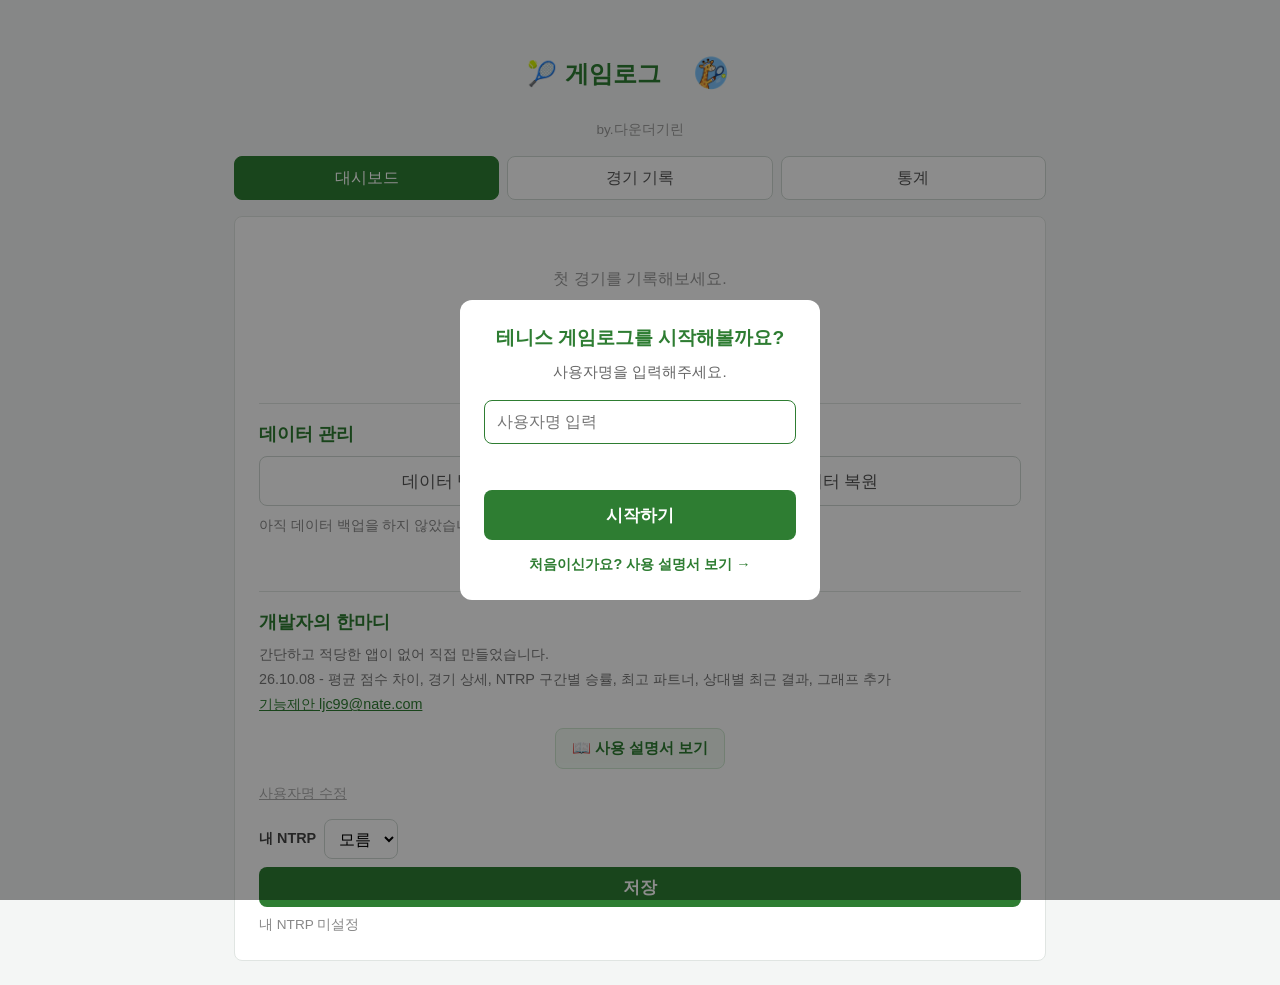
<file: index.html>
<!DOCTYPE html>
<html lang="ko">
<head>
  <meta charset="UTF-8" />
  <!-- 모바일에서 올바른 배율로 표시되도록 하는 뷰포트 설정 (설계 §5) -->
  <meta name="viewport" content="width=device-width, initial-scale=1.0" />
  <title>다운더기린의 게임로그</title>
  <link rel="stylesheet" href="style.css" />
</head>
<body>
  <!-- 최초 실행 시 사용자명 입력 오버레이 (기본 숨김, 사용자명 없으면 JS가 표시) -->
  <div id="username-setup" class="overlay" hidden>
    <div class="overlay-box">
      <h2 class="overlay-title">테니스 게임로그를 시작해볼까요?</h2>
      <p class="overlay-desc">사용자명을 입력해주세요.</p>
      <input type="text" id="username-input" class="overlay-input" placeholder="사용자명 입력" maxlength="20" />
      <p id="username-setup-message" class="form-message is-error"></p>
      <button type="button" id="username-start-button" class="save-button">시작하기</button>
      <p class="overlay-guide-link"><a href="guide.html" target="_blank" rel="noopener">처음이신가요? 사용 설명서 보기 →</a></p>
    </div>
  </div>

  <!-- 앱 전체를 감싸는 컨테이너 -->
  <div class="app">

    <!-- 앱 제목 (사용자명은 JS로 채움) -->
    <header class="app-header">
      <h1 class="app-title">🎾 <span id="app-title-user"></span><img src="logo.png" alt="로고" class="app-logo" /></h1>
      <p class="app-subtitle">by.다운더기린</p>
    </header>

    <!-- 탭 버튼 3개 (대시보드 / 경기 기록 / 통계) -->
    <!-- 클릭 시 화면 전환 동작은 Task 2에서 구현 예정 -->
    <nav class="tab-bar">
      <button class="tab-button is-active" data-tab="dashboard">대시보드</button>
      <button class="tab-button" data-tab="records">경기 기록</button>
      <button class="tab-button" data-tab="stats">통계</button>
    </nav>

    <!-- 탭별 내용 영역 (지금은 빈 골격만; 실제 내용은 이후 Task에서 채움) -->
    <main class="tab-panels">

      <!-- 탭 1: 대시보드 (Task 13) -->
      <section class="tab-panel is-active" id="dashboard">

        <!-- 주요 통계 요약 -->
        <div id="dashboard-summary"></div>

        <!-- [2.0 fast] 그래프 (최근 10경기 칩, 월별 승률 막대) -->
        <div id="dashboard-graphs"></div>

        <!-- NTRP 경기 분석 요약 -->
        <h2 class="section-title" id="dashboard-ntrp-title">NTRP 경기 분석</h2>
        <div id="dashboard-ntrp"></div>

        <!-- NTRP 전력별 승률 -->
        <h2 class="section-title" id="dashboard-ntrp-difficulty-title">NTRP 전력별 승률</h2>
        <div id="dashboard-ntrp-difficulty"></div>

        <!-- 전력 열세 경기 분석 -->
        <h2 class="section-title" id="dashboard-ntrp-upset-title">전력 열세 경기 분석</h2>
        <div id="dashboard-ntrp-upset"></div>

        <!-- 최근 경기 요약 -->
        <h2 class="section-title" id="dashboard-recent-title">최근 경기</h2>
        <div id="dashboard-recent"></div>

        <!-- 데이터 관리 (백업/복원) -->
        <section class="data-manage">
          <h2 class="section-title">데이터 관리</h2>
          <div class="data-manage-buttons">
            <button type="button" id="backup-button" class="cancel-button">데이터 백업</button>
            <button type="button" id="restore-button" class="cancel-button">데이터 복원</button>
          </div>
          <!-- 복원용 파일 선택 input (화면에는 숨김, 버튼으로 실행) -->
          <input type="file" id="restore-file" accept="application/json,.json" hidden />
          <p id="last-backup-status" class="backup-status"></p>
          <p id="backup-notice" class="backup-notice" hidden></p>
          <p id="data-manage-message" class="form-message" role="status"></p>
        </section>

        <!-- 개발자의 한마디 -->
        <section class="dev-note">
          <h2 class="section-title">개발자의 한마디</h2>
          <p>간단하고 적당한 앱이 없어 직접 만들었습니다.</p>
          <p>26.10.08 - 평균 점수 차이, 경기 상세, NTRP 구간별 승률, 최고 파트너, 상대별 최근 결과, 그래프 추가</p>
          <p><a href="mailto:ljc99@nate.com">기능제안 ljc99@nate.com</a></p>
        </section>

        <!-- 사용 설명서 링크 -->
        <section class="guide-link-section">
          <a href="guide.html" target="_blank" rel="noopener">📖 사용 설명서 보기</a>
        </section>

        <!-- 사용자명 수정 (작게 노출) -->
        <section class="username-edit">
          <button type="button" id="username-edit-button" class="text-button">사용자명 수정</button>

          <!-- 수정 폼 (기본 숨김) -->
          <div id="username-edit-form" class="username-edit-form" hidden>
            <p class="username-current">현재 사용자명: <span id="username-current-value"></span></p>
            <label for="username-edit-input">새 사용자명</label>
            <input type="text" id="username-edit-input" class="overlay-input" maxlength="20" />
            <p id="username-edit-message" class="form-message is-error"></p>
            <div class="username-edit-actions">
              <button type="button" id="username-save-button" class="save-button">저장</button>
              <button type="button" id="username-cancel-button" class="cancel-button">취소</button>
            </div>
          </div>

          <!-- 내 NTRP 설정 -->
          <div class="my-ntrp-setting">
            <label for="my-ntrp-input">내 NTRP</label>
            <select id="my-ntrp-input">
              <option value="">모름</option>
            </select>
            <button type="button" id="my-ntrp-save-button" class="save-button">저장</button>
            <span id="my-ntrp-current" class="ntrp-hint"></span>
          </div>
        </section>

      </section>

      <!-- 탭 2: 경기 기록 -->
      <section class="tab-panel" id="records">

        <!-- 경기 입력 폼 (저장 동작은 Task 6에서 구현) -->
        <form id="match-form" class="match-form" autocomplete="off">
          <h2 class="section-title">경기 기록 입력</h2>
          <p class="form-hint"><span class="required-mark">*</span> 표시는 필수 항목입니다.</p>

          <!-- 경기 날짜 (필수, 기본값=오늘) -->
          <div class="field">
            <label for="input-date">경기 날짜 <span class="required-mark">*</span></label>
            <input type="date" id="input-date" name="date" required />
          </div>

          <!-- 경기 형태: 복식 고정 표시 (선택 불가) -->
          <div class="field">
            <label>경기 형태</label>
            <div class="fixed-value">복식 (고정)</div>
          </div>

          <!-- 구장 (자동완성, 선택 입력) -->
          <div class="field">
            <label for="input-venue">구장 (선택)</label>
            <input type="text" id="input-venue" name="venue" list="venue-list" placeholder="예: 올림픽공원 테니스장" />
            <datalist id="venue-list"></datalist>
          </div>

          <!-- 나 (본인): 이름은 사용자명, NTRP는 내 NTRP 설정값 -->
          <div class="field">
            <label>나</label>
            <div class="fixed-value"><span id="me-name"></span></div>
            <span id="ntrp-me" class="ntrp-hint"></span>
          </div>

          <!-- 내 파트너 (자동완성) -->
          <div class="field">
            <label for="input-partner">내 파트너</label>
            <input type="text" id="input-partner" name="partner" list="partner-list" placeholder="예: 홍길동" />
            <span id="ntrp-partner" class="ntrp-hint"></span>
            <datalist id="partner-list"></datalist>
            <!-- 파트너/상대 3명을 순환시켜 자동 입력 (같은 날 파트너 교체용) -->
            <button type="button" id="rotate-partners-button" class="rotate-button">🔄 파트너 변경</button>
          </div>

          <!-- 상대 선수 1 (자동완성) -->
          <div class="field">
            <label for="input-opponent1">상대 선수 1</label>
            <input type="text" id="input-opponent1" name="opponent1" list="opponent-list" placeholder="예: 김철수" />
            <span id="ntrp-opponent1" class="ntrp-hint"></span>
          </div>

          <!-- 상대 선수 2 (자동완성) -->
          <div class="field">
            <label for="input-opponent2">상대 선수 2</label>
            <input type="text" id="input-opponent2" name="opponent2" list="opponent-list" placeholder="예: 이영희" />
            <span id="ntrp-opponent2" class="ntrp-hint"></span>
            <!-- 상대 선수 1·2가 같은 후보 목록을 공유 -->
            <datalist id="opponent-list"></datalist>
          </div>

          <!-- 경기 점수: 내 점수 / 상대 점수 (필수). 승/무/패는 자동 판정된다. -->
          <div class="field">
            <label>경기 점수 <span class="required-mark">*</span></label>
            <div class="score-inputs">
              <div class="score-cell">
                <label for="input-my-score" class="score-cell-label">내 점수</label>
                <input type="number" id="input-my-score" name="myScore" min="0" step="1" inputmode="numeric" placeholder="예: 6" />
              </div>
              <span class="score-sep">:</span>
              <div class="score-cell">
                <label for="input-opp-score" class="score-cell-label">상대 점수</label>
                <input type="number" id="input-opp-score" name="oppScore" min="0" step="1" inputmode="numeric" placeholder="예: 4" />
              </div>
            </div>
            <!-- 점수로 자동 판정된 결과를 사람이 볼 수 있게 표시 -->
            <p id="result-preview" class="result-preview"></p>
            <!-- 자동 판정된 결과(W/L/D)를 담아 두는 숨은 입력칸 (저장/통계에서 사용) -->
            <input type="hidden" id="input-result" name="result" value="" />
          </div>

          <!-- 내 포지션: 포핸드 코트 / 백핸드 코트 (선택) -->
          <div class="field">
            <label>내 포지션 (선택)</label>
            <div class="court-buttons">
              <button type="button" class="court-button" data-court="FH">포핸드 코트</button>
              <button type="button" class="court-button" data-court="BH">백핸드 코트</button>
            </div>
            <!-- 선택된 포지션(FH/BH)을 담아 두는 숨은 입력칸 -->
            <input type="hidden" id="input-court" name="myCourt" value="" />
          </div>

          <!-- 경기 시간 (자유 입력) -->
          <div class="field">
            <label for="input-duration">경기 시간</label>
            <input type="text" id="input-duration" name="duration" placeholder="예: 90분" />
          </div>

          <!-- 메모 (선택) -->
          <div class="field">
            <label for="input-memo">메모 (선택)</label>
            <textarea id="input-memo" name="memo" rows="3" placeholder="경기에 대한 메모"></textarea>
          </div>

          <!-- 저장 / 취소 버튼 (취소는 수정 모드에서만 표시) -->
          <div class="field form-actions">
            <button type="submit" class="save-button">저장</button>
            <button type="button" id="cancel-edit-button" class="cancel-button" hidden>취소</button>
          </div>

          <!-- 저장 결과 안내 메시지 (성공/오류) -->
          <p id="form-message" class="form-message" role="status"></p>
        </form>

        <!-- [2.0 fast] 경기 상세 화면 (기본 숨김, 카드 클릭 시 표시) -->
        <section id="match-detail" class="match-detail" data-testid="match-detail" hidden></section>

        <!-- 경기 목록 (Task 7: 조회 + 최근 우선 정렬) -->
        <section class="match-list-section">
          <h2 class="section-title">경기 목록</h2>
          <div id="match-list"></div>
        </section>

        <!-- 상대방 관리 (Master + NTRP) -->
        <section class="opponent-master-section">
          <h2 class="section-title">상대방 관리</h2>

          <!-- 등록/수정 폼 -->
          <div class="master-form">
            <div class="field">
              <label for="master-name-input">상대방 이름</label>
              <input type="text" id="master-name-input" placeholder="예: 김철수" />
            </div>
            <div class="field">
              <label for="master-ntrp-input">NTRP</label>
              <select id="master-ntrp-input">
                <option value="">모름</option>
              </select>
            </div>
            <p id="master-message" class="form-message is-error"></p>
            <div class="master-form-actions">
              <button type="button" id="master-add-button" class="save-button">추가</button>
              <button type="button" id="master-cancel-button" class="cancel-button" hidden>취소</button>
            </div>
          </div>

          <!-- 목록 -->
          <div id="master-list"></div>
        </section>

      </section>

      <!-- 탭 3: 통계 (Task 12) -->
      <section class="tab-panel" id="stats">

        <!-- 전체 통계 요약 카드 -->
        <h2 class="section-title">전체 통계</h2>
        <div id="stats-overall"></div>

        <!-- NTRP 전력별 경기 분석 -->
        <h2 class="section-title">NTRP 전력별 경기 분석</h2>
        <div id="stats-ntrp"></div>

        <!-- 전력 열세 / 우세 경기 분석 (업셋) -->
        <h2 class="section-title">전력 열세 경기 분석</h2>
        <div id="stats-ntrp-upset"></div>

        <!-- [2.0 fast] 상대팀 NTRP 구간별 승률 -->
        <h2 class="section-title">상대팀 NTRP 구간별 승률</h2>
        <div id="stats-ntrp-band"></div>

        <!-- 월별 통계 -->
        <h2 class="section-title">월별 통계</h2>
        <div id="stats-monthly"></div>

        <!-- 파트너별 통계 -->
        <h2 class="section-title">파트너별 통계</h2>
        <div id="stats-partner"></div>

        <!-- 상대별 통계 -->
        <h2 class="section-title">상대별 통계</h2>
        <div id="stats-opponent"></div>

        <!-- 구장별 통계 -->
        <h2 class="section-title">구장별 통계</h2>
        <div id="stats-venue"></div>

        <!-- 내 포지션별 통계 -->
        <h2 class="section-title">내 포지션별 통계</h2>
        <div id="stats-court"></div>

      </section>

    </main>

  </div>

  <script src="app.js"></script>
</body>
</html>
</file>
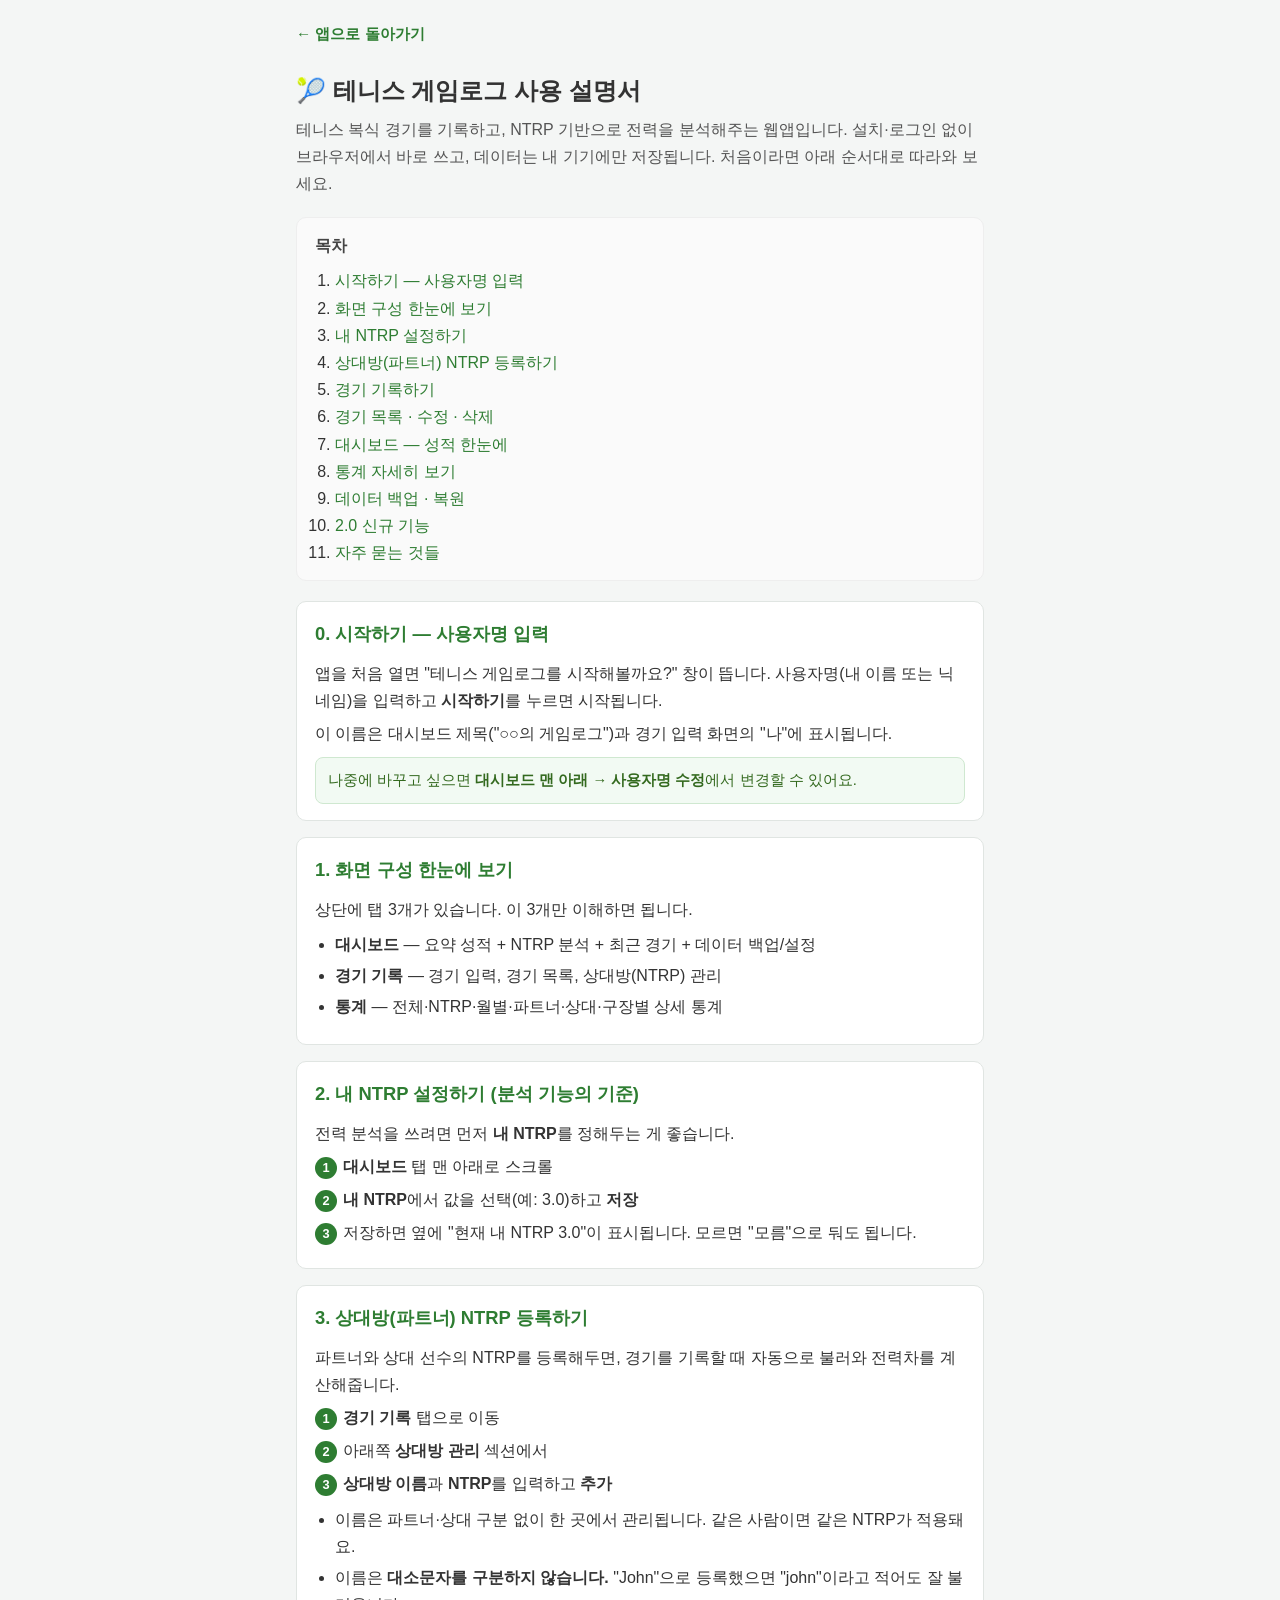
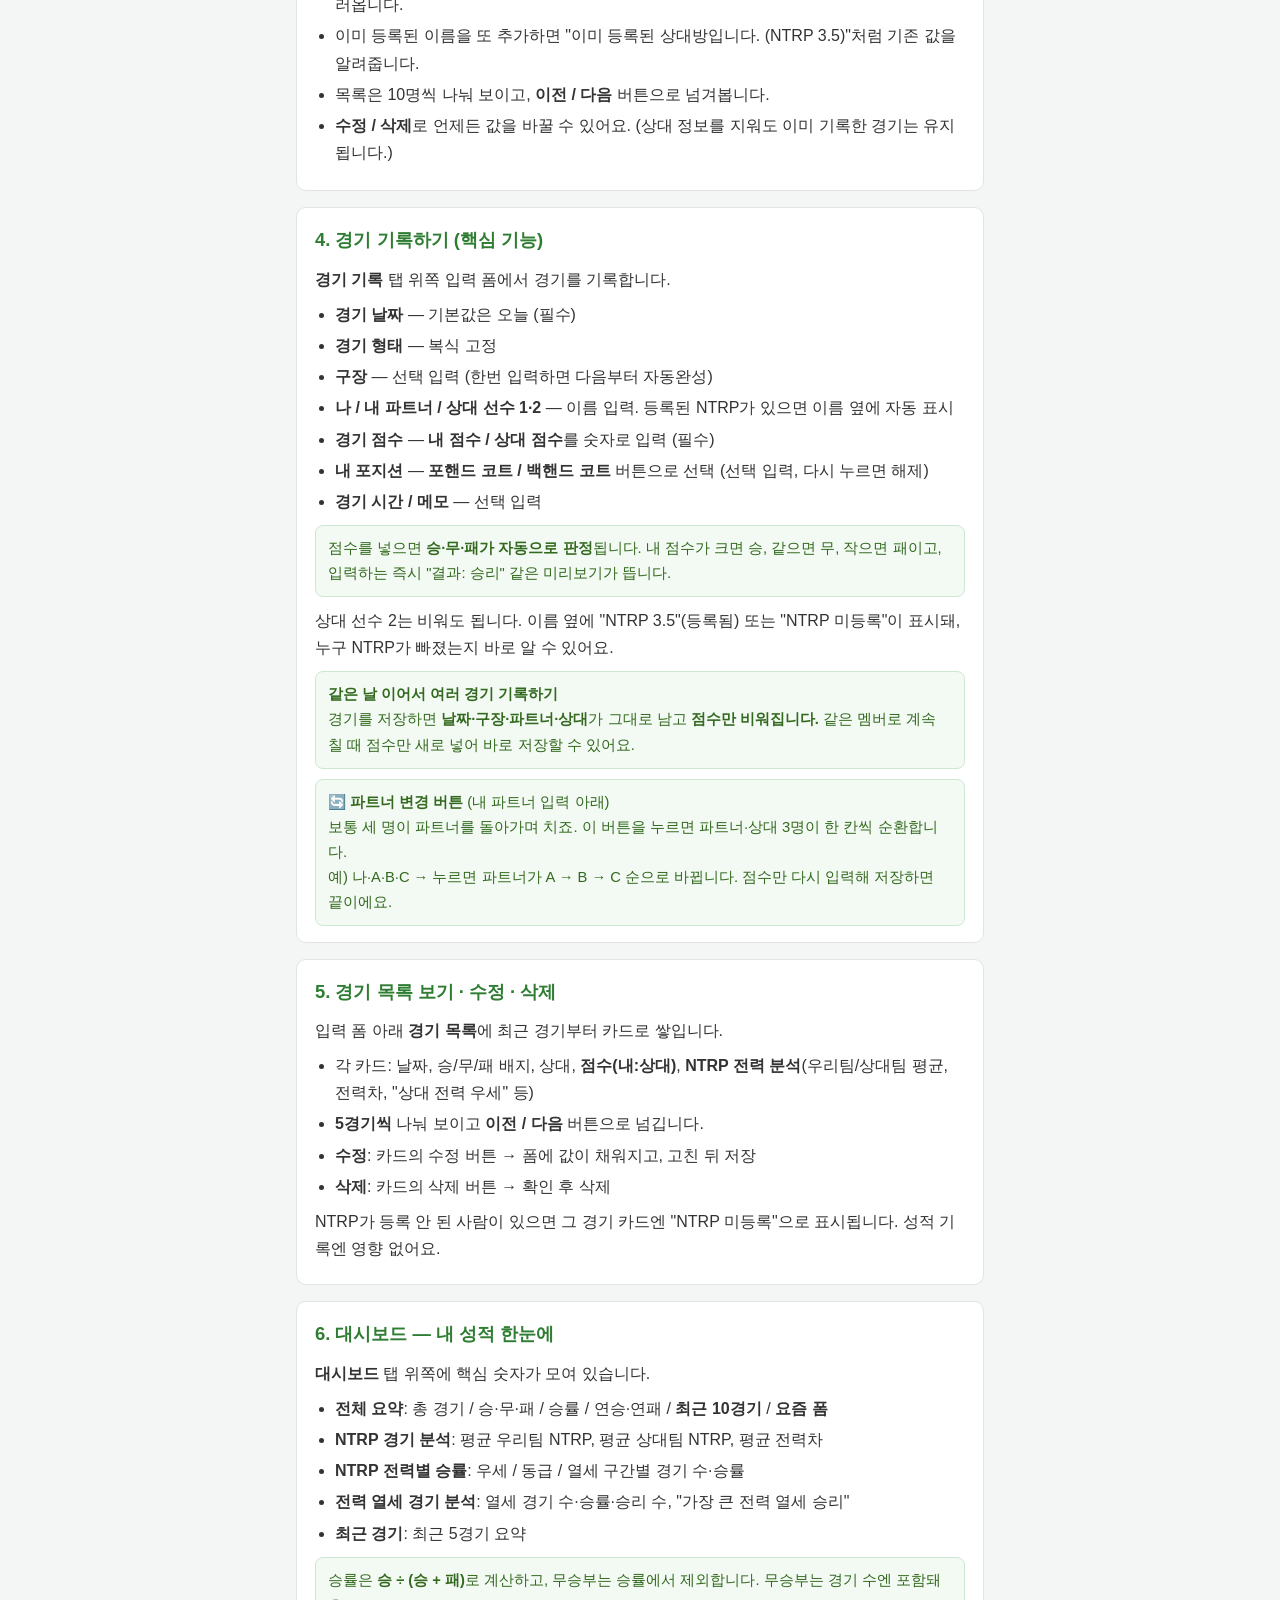
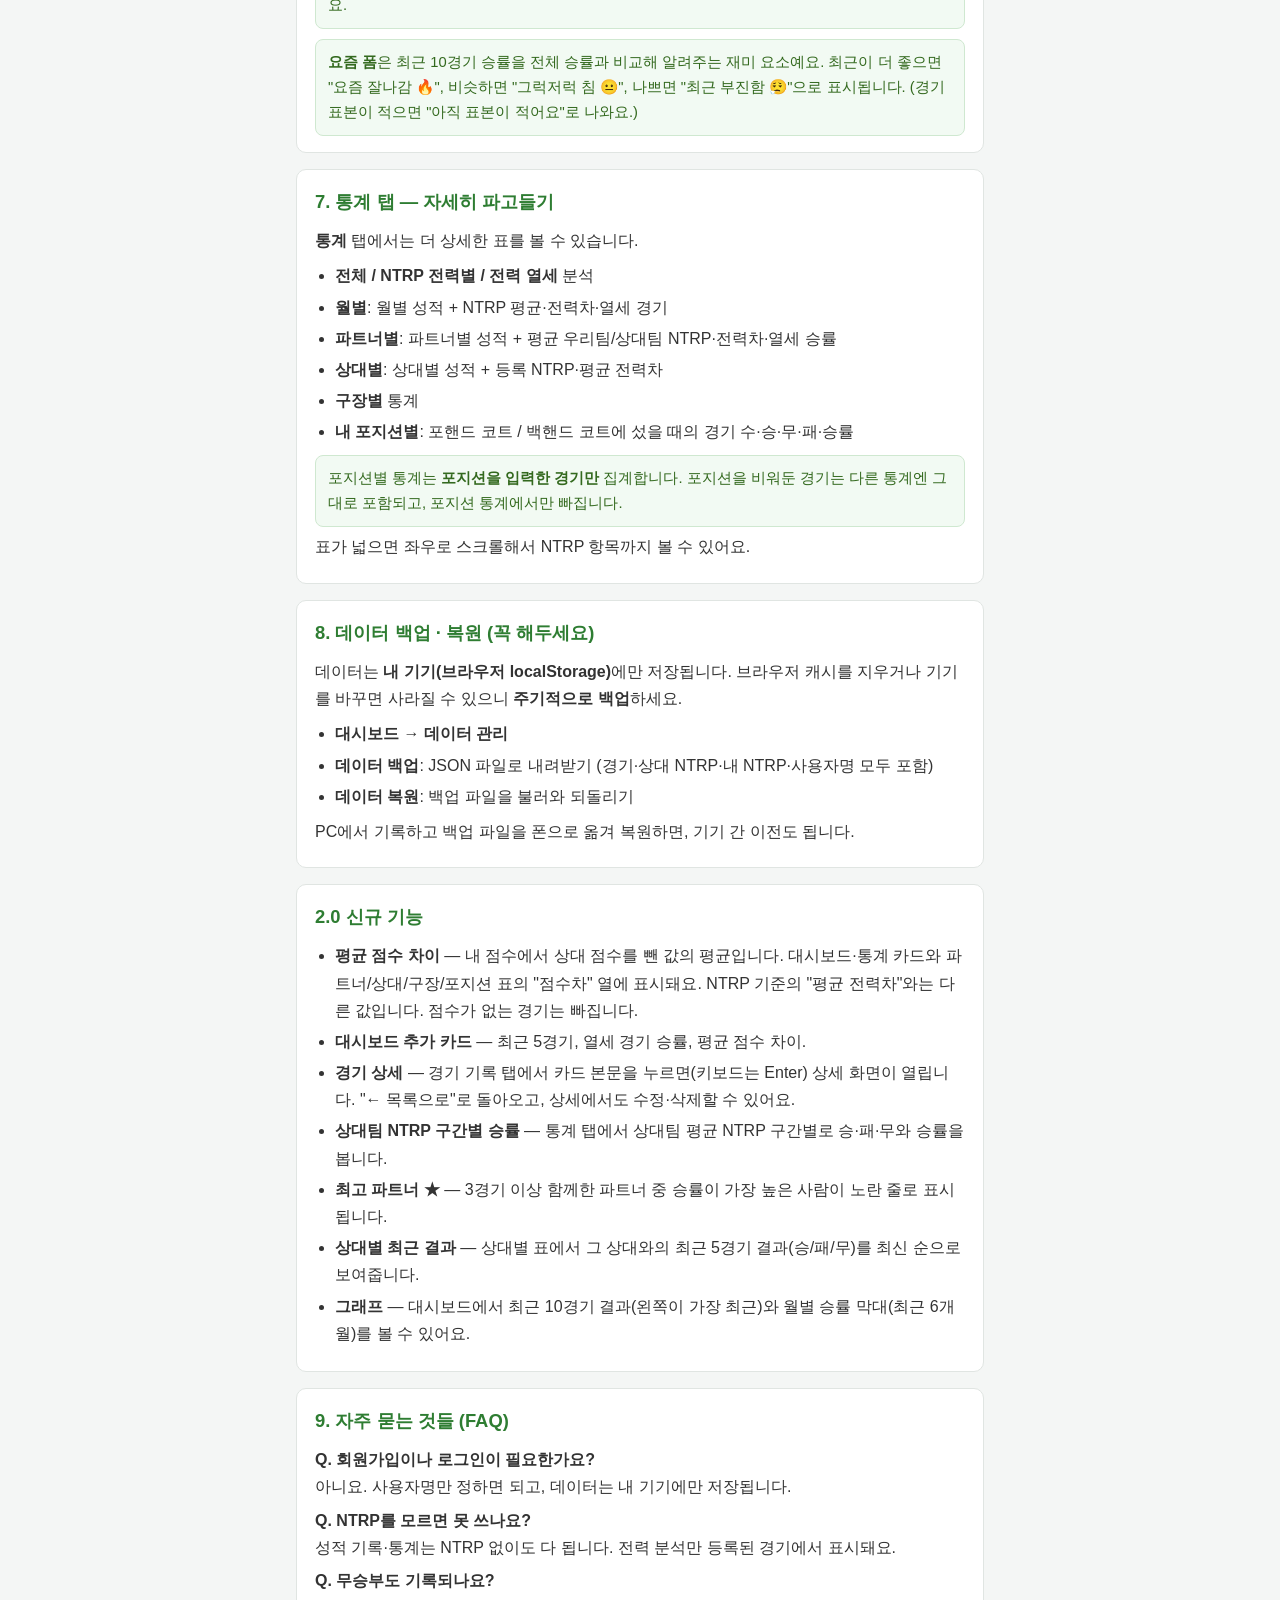
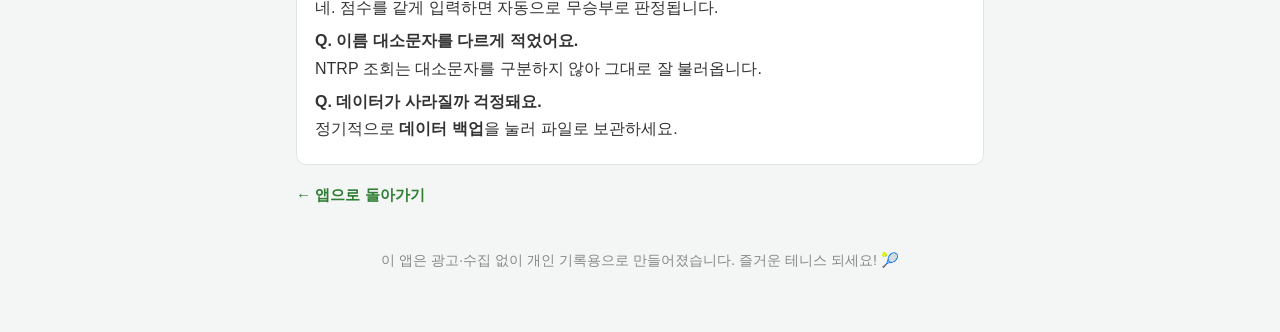
<file: guide.html>
<!DOCTYPE html>
<html lang="ko">
<head>
  <meta charset="UTF-8" />
  <meta name="viewport" content="width=device-width, initial-scale=1.0" />
  <title>사용 설명서 · 테니스 게임로그</title>
  <link rel="stylesheet" href="style.css" />
  <style>
    /* 안내문 전용 최소 스타일 (앱 style.css를 건드리지 않고 이 페이지에서만 사용) */
    .guide-wrap {
      max-width: 720px;
      margin: 0 auto;
      padding: 20px 16px 60px;
      line-height: 1.7;
      color: #333;
    }
    .guide-wrap h1 {
      font-size: 1.5rem;
      margin: 8px 0 4px;
    }
    .guide-lead {
      color: #555;
      margin: 0 0 20px;
    }
    .guide-back {
      display: inline-block;
      margin-bottom: 16px;
      font-size: 0.95rem;
      color: #2e7d32;
      text-decoration: none;
      font-weight: 600;
    }
    .guide-back:hover { text-decoration: underline; }
    .guide-section {
      border: 1px solid #e0e5e2;
      border-radius: 10px;
      padding: 16px 18px;
      margin-bottom: 16px;
      background-color: #fff;
    }
    .guide-section h2 {
      font-size: 1.15rem;
      margin: 0 0 10px;
      color: #2e7d32;
    }
    .guide-section p { margin: 6px 0; }
    .guide-section ul { margin: 8px 0; padding-left: 20px; }
    .guide-section li { margin: 4px 0; }
    .guide-note {
      background-color: #f2faf3;
      border: 1px solid #cfe8d0;
      border-radius: 8px;
      padding: 10px 12px;
      font-size: 0.92rem;
      color: #33691e;
      margin-top: 10px;
    }
    .guide-step {
      display: inline-block;
      min-width: 22px;
      height: 22px;
      line-height: 22px;
      text-align: center;
      border-radius: 50%;
      background-color: #2e7d32;
      color: #fff;
      font-size: 0.8rem;
      font-weight: 700;
      margin-right: 6px;
    }
    .guide-footer {
      margin-top: 24px;
      text-align: center;
      color: #888;
      font-size: 0.9rem;
    }
    .guide-toc {
      background-color: #fafafa;
      border: 1px solid #eee;
      border-radius: 10px;
      padding: 14px 18px;
      margin-bottom: 20px;
    }
    .guide-toc h2 { font-size: 1rem; margin: 0 0 8px; color: #444; }
    .guide-toc ol { margin: 0; padding-left: 20px; }
    .guide-toc a { color: #2e7d32; text-decoration: none; }
    .guide-toc a:hover { text-decoration: underline; }
  </style>
</head>
<body>
  <div class="guide-wrap">

    <!-- 앱으로 돌아가기 -->
    <a class="guide-back" href="index.html">← 앱으로 돌아가기</a>

    <h1>🎾 테니스 게임로그 사용 설명서</h1>
    <p class="guide-lead">
      테니스 복식 경기를 기록하고, NTRP 기반으로 전력을 분석해주는 웹앱입니다.
      설치·로그인 없이 브라우저에서 바로 쓰고, 데이터는 내 기기에만 저장됩니다.
      처음이라면 아래 순서대로 따라와 보세요.
    </p>

    <!-- 목차 -->
    <nav class="guide-toc">
      <h2>목차</h2>
      <ol>
        <li><a href="#step0">시작하기 — 사용자명 입력</a></li>
        <li><a href="#step1">화면 구성 한눈에 보기</a></li>
        <li><a href="#step2">내 NTRP 설정하기</a></li>
        <li><a href="#step3">상대방(파트너) NTRP 등록하기</a></li>
        <li><a href="#step4">경기 기록하기</a></li>
        <li><a href="#step5">경기 목록 · 수정 · 삭제</a></li>
        <li><a href="#step6">대시보드 — 성적 한눈에</a></li>
        <li><a href="#step7">통계 자세히 보기</a></li>
        <li><a href="#step8">데이터 백업 · 복원</a></li>
        <li><a href="#new2">2.0 신규 기능</a></li>
        <li><a href="#faq">자주 묻는 것들</a></li>
      </ol>
    </nav>

    <section class="guide-section" id="step0">
      <h2>0. 시작하기 — 사용자명 입력</h2>
      <p>앱을 처음 열면 "테니스 게임로그를 시작해볼까요?" 창이 뜹니다. 사용자명(내 이름 또는 닉네임)을 입력하고 <strong>시작하기</strong>를 누르면 시작됩니다.</p>
      <p>이 이름은 대시보드 제목("○○의 게임로그")과 경기 입력 화면의 "나"에 표시됩니다.</p>
      <div class="guide-note">나중에 바꾸고 싶으면 <strong>대시보드 맨 아래 → 사용자명 수정</strong>에서 변경할 수 있어요.</div>
    </section>

    <section class="guide-section" id="step1">
      <h2>1. 화면 구성 한눈에 보기</h2>
      <p>상단에 탭 3개가 있습니다. 이 3개만 이해하면 됩니다.</p>
      <ul>
        <li><strong>대시보드</strong> — 요약 성적 + NTRP 분석 + 최근 경기 + 데이터 백업/설정</li>
        <li><strong>경기 기록</strong> — 경기 입력, 경기 목록, 상대방(NTRP) 관리</li>
        <li><strong>통계</strong> — 전체·NTRP·월별·파트너·상대·구장별 상세 통계</li>
      </ul>
    </section>

    <section class="guide-section" id="step2">
      <h2>2. 내 NTRP 설정하기 (분석 기능의 기준)</h2>
      <p>전력 분석을 쓰려면 먼저 <strong>내 NTRP</strong>를 정해두는 게 좋습니다.</p>
      <p><span class="guide-step">1</span><strong>대시보드</strong> 탭 맨 아래로 스크롤</p>
      <p><span class="guide-step">2</span><strong>내 NTRP</strong>에서 값을 선택(예: 3.0)하고 <strong>저장</strong></p>
      <p><span class="guide-step">3</span>저장하면 옆에 "현재 내 NTRP 3.0"이 표시됩니다. 모르면 "모름"으로 둬도 됩니다.</p>
    </section>

    <section class="guide-section" id="step3">
      <h2>3. 상대방(파트너) NTRP 등록하기</h2>
      <p>파트너와 상대 선수의 NTRP를 등록해두면, 경기를 기록할 때 자동으로 불러와 전력차를 계산해줍니다.</p>
      <p><span class="guide-step">1</span><strong>경기 기록</strong> 탭으로 이동</p>
      <p><span class="guide-step">2</span>아래쪽 <strong>상대방 관리</strong> 섹션에서</p>
      <p><span class="guide-step">3</span><strong>상대방 이름</strong>과 <strong>NTRP</strong>를 입력하고 <strong>추가</strong></p>
      <ul>
        <li>이름은 파트너·상대 구분 없이 한 곳에서 관리됩니다. 같은 사람이면 같은 NTRP가 적용돼요.</li>
        <li>이름은 <strong>대소문자를 구분하지 않습니다.</strong> "John"으로 등록했으면 "john"이라고 적어도 잘 불러옵니다.</li>
        <li>이미 등록된 이름을 또 추가하면 "이미 등록된 상대방입니다. (NTRP 3.5)"처럼 기존 값을 알려줍니다.</li>
        <li>목록은 10명씩 나눠 보이고, <strong>이전 / 다음</strong> 버튼으로 넘겨봅니다.</li>
        <li><strong>수정 / 삭제</strong>로 언제든 값을 바꿀 수 있어요. (상대 정보를 지워도 이미 기록한 경기는 유지됩니다.)</li>
      </ul>
    </section>

    <section class="guide-section" id="step4">
      <h2>4. 경기 기록하기 (핵심 기능)</h2>
      <p><strong>경기 기록</strong> 탭 위쪽 입력 폼에서 경기를 기록합니다.</p>
      <ul>
        <li><strong>경기 날짜</strong> — 기본값은 오늘 (필수)</li>
        <li><strong>경기 형태</strong> — 복식 고정</li>
        <li><strong>구장</strong> — 선택 입력 (한번 입력하면 다음부터 자동완성)</li>
        <li><strong>나 / 내 파트너 / 상대 선수 1·2</strong> — 이름 입력. 등록된 NTRP가 있으면 이름 옆에 자동 표시</li>
        <li><strong>경기 점수</strong> — <strong>내 점수 / 상대 점수</strong>를 숫자로 입력 (필수)</li>
        <li><strong>내 포지션</strong> — <strong>포핸드 코트 / 백핸드 코트</strong> 버튼으로 선택 (선택 입력, 다시 누르면 해제)</li>
        <li><strong>경기 시간 / 메모</strong> — 선택 입력</li>
      </ul>
      <div class="guide-note">
        점수를 넣으면 <strong>승·무·패가 자동으로 판정</strong>됩니다. 내 점수가 크면 승, 같으면 무, 작으면 패이고,
        입력하는 즉시 "결과: 승리" 같은 미리보기가 뜹니다.
      </div>
      <p style="margin-top:10px;">상대 선수 2는 비워도 됩니다. 이름 옆에 "NTRP 3.5"(등록됨) 또는 "NTRP 미등록"이 표시돼, 누구 NTRP가 빠졌는지 바로 알 수 있어요.</p>

      <div class="guide-note">
        <strong>같은 날 이어서 여러 경기 기록하기</strong><br />
        경기를 저장하면 <strong>날짜·구장·파트너·상대</strong>가 그대로 남고 <strong>점수만 비워집니다.</strong>
        같은 멤버로 계속 칠 때 점수만 새로 넣어 바로 저장할 수 있어요.
      </div>
      <div class="guide-note">
        <strong>🔄 파트너 변경 버튼</strong> (내 파트너 입력 아래)<br />
        보통 세 명이 파트너를 돌아가며 치죠. 이 버튼을 누르면 파트너·상대 3명이 한 칸씩 순환합니다.<br />
        예) 나·A·B·C → 누르면 파트너가 A → B → C 순으로 바뀝니다. 점수만 다시 입력해 저장하면 끝이에요.
      </div>
    </section>

    <section class="guide-section" id="step5">
      <h2>5. 경기 목록 보기 · 수정 · 삭제</h2>
      <p>입력 폼 아래 <strong>경기 목록</strong>에 최근 경기부터 카드로 쌓입니다.</p>
      <ul>
        <li>각 카드: 날짜, 승/무/패 배지, 상대, <strong>점수(내:상대)</strong>, <strong>NTRP 전력 분석</strong>(우리팀/상대팀 평균, 전력차, "상대 전력 우세" 등)</li>
        <li><strong>5경기씩</strong> 나눠 보이고 <strong>이전 / 다음</strong> 버튼으로 넘깁니다.</li>
        <li><strong>수정</strong>: 카드의 수정 버튼 → 폼에 값이 채워지고, 고친 뒤 저장</li>
        <li><strong>삭제</strong>: 카드의 삭제 버튼 → 확인 후 삭제</li>
      </ul>
      <p>NTRP가 등록 안 된 사람이 있으면 그 경기 카드엔 "NTRP 미등록"으로 표시됩니다. 성적 기록엔 영향 없어요.</p>
    </section>

    <section class="guide-section" id="step6">
      <h2>6. 대시보드 — 내 성적 한눈에</h2>
      <p><strong>대시보드</strong> 탭 위쪽에 핵심 숫자가 모여 있습니다.</p>
      <ul>
        <li><strong>전체 요약</strong>: 총 경기 / 승·무·패 / 승률 / 연승·연패 / <strong>최근 10경기</strong> / <strong>요즘 폼</strong></li>
        <li><strong>NTRP 경기 분석</strong>: 평균 우리팀 NTRP, 평균 상대팀 NTRP, 평균 전력차</li>
        <li><strong>NTRP 전력별 승률</strong>: 우세 / 동급 / 열세 구간별 경기 수·승률</li>
        <li><strong>전력 열세 경기 분석</strong>: 열세 경기 수·승률·승리 수, "가장 큰 전력 열세 승리"</li>
        <li><strong>최근 경기</strong>: 최근 5경기 요약</li>
      </ul>
      <div class="guide-note">승률은 <strong>승 ÷ (승 + 패)</strong>로 계산하고, 무승부는 승률에서 제외합니다. 무승부는 경기 수엔 포함돼요.</div>
      <div class="guide-note">
        <strong>요즘 폼</strong>은 최근 10경기 승률을 전체 승률과 비교해 알려주는 재미 요소예요.
        최근이 더 좋으면 "요즘 잘나감 🔥", 비슷하면 "그럭저럭 침 😐", 나쁘면 "최근 부진함 😮‍💨"으로 표시됩니다.
        (경기 표본이 적으면 "아직 표본이 적어요"로 나와요.)
      </div>
    </section>

    <section class="guide-section" id="step7">
      <h2>7. 통계 탭 — 자세히 파고들기</h2>
      <p><strong>통계</strong> 탭에서는 더 상세한 표를 볼 수 있습니다.</p>
      <ul>
        <li><strong>전체 / NTRP 전력별 / 전력 열세</strong> 분석</li>
        <li><strong>월별</strong>: 월별 성적 + NTRP 평균·전력차·열세 경기</li>
        <li><strong>파트너별</strong>: 파트너별 성적 + 평균 우리팀/상대팀 NTRP·전력차·열세 승률</li>
        <li><strong>상대별</strong>: 상대별 성적 + 등록 NTRP·평균 전력차</li>
        <li><strong>구장별</strong> 통계</li>
        <li><strong>내 포지션별</strong>: 포핸드 코트 / 백핸드 코트에 섰을 때의 경기 수·승·무·패·승률</li>
      </ul>
      <div class="guide-note">포지션별 통계는 <strong>포지션을 입력한 경기만</strong> 집계합니다. 포지션을 비워둔 경기는 다른 통계엔 그대로 포함되고, 포지션 통계에서만 빠집니다.</div>
      <p>표가 넓으면 좌우로 스크롤해서 NTRP 항목까지 볼 수 있어요.</p>
    </section>

    <section class="guide-section" id="step8">
      <h2>8. 데이터 백업 · 복원 (꼭 해두세요)</h2>
      <p>데이터는 <strong>내 기기(브라우저 localStorage)</strong>에만 저장됩니다. 브라우저 캐시를 지우거나 기기를 바꾸면 사라질 수 있으니 <strong>주기적으로 백업</strong>하세요.</p>
      <ul>
        <li><strong>대시보드 → 데이터 관리</strong></li>
        <li><strong>데이터 백업</strong>: JSON 파일로 내려받기 (경기·상대 NTRP·내 NTRP·사용자명 모두 포함)</li>
        <li><strong>데이터 복원</strong>: 백업 파일을 불러와 되돌리기</li>
      </ul>
      <p>PC에서 기록하고 백업 파일을 폰으로 옮겨 복원하면, 기기 간 이전도 됩니다.</p>
    </section>

    <section class="guide-section" id="new2">
      <h2>2.0 신규 기능</h2>
      <ul>
        <li><strong>평균 점수 차이</strong> — 내 점수에서 상대 점수를 뺀 값의 평균입니다. 대시보드·통계 카드와 파트너/상대/구장/포지션 표의 "점수차" 열에 표시돼요. NTRP 기준의 "평균 전력차"와는 다른 값입니다. 점수가 없는 경기는 빠집니다.</li>
        <li><strong>대시보드 추가 카드</strong> — 최근 5경기, 열세 경기 승률, 평균 점수 차이.</li>
        <li><strong>경기 상세</strong> — 경기 기록 탭에서 카드 본문을 누르면(키보드는 Enter) 상세 화면이 열립니다. "← 목록으로"로 돌아오고, 상세에서도 수정·삭제할 수 있어요.</li>
        <li><strong>상대팀 NTRP 구간별 승률</strong> — 통계 탭에서 상대팀 평균 NTRP 구간별로 승·패·무와 승률을 봅니다.</li>
        <li><strong>최고 파트너 ★</strong> — 3경기 이상 함께한 파트너 중 승률이 가장 높은 사람이 노란 줄로 표시됩니다.</li>
        <li><strong>상대별 최근 결과</strong> — 상대별 표에서 그 상대와의 최근 5경기 결과(승/패/무)를 최신 순으로 보여줍니다.</li>
        <li><strong>그래프</strong> — 대시보드에서 최근 10경기 결과(왼쪽이 가장 최근)와 월별 승률 막대(최근 6개월)를 볼 수 있어요.</li>
      </ul>
    </section>

    <section class="guide-section" id="faq">
      <h2>9. 자주 묻는 것들 (FAQ)</h2>
      <p><strong>Q. 회원가입이나 로그인이 필요한가요?</strong><br />아니요. 사용자명만 정하면 되고, 데이터는 내 기기에만 저장됩니다.</p>
      <p><strong>Q. NTRP를 모르면 못 쓰나요?</strong><br />성적 기록·통계는 NTRP 없이도 다 됩니다. 전력 분석만 등록된 경기에서 표시돼요.</p>
      <p><strong>Q. 무승부도 기록되나요?</strong><br />네. 점수를 같게 입력하면 자동으로 무승부로 판정됩니다.</p>
      <p><strong>Q. 이름 대소문자를 다르게 적었어요.</strong><br />NTRP 조회는 대소문자를 구분하지 않아 그대로 잘 불러옵니다.</p>
      <p><strong>Q. 데이터가 사라질까 걱정돼요.</strong><br />정기적으로 <strong>데이터 백업</strong>을 눌러 파일로 보관하세요.</p>
    </section>

    <a class="guide-back" href="index.html">← 앱으로 돌아가기</a>

    <p class="guide-footer">이 앱은 광고·수집 없이 개인 기록용으로 만들어졌습니다. 즐거운 테니스 되세요! 🎾</p>

  </div>
</body>
</html>
</file>
<file: style.css>
/*
  테니스 복식 기록 - 스타일
  - 모바일 우선(Mobile-first)으로 작성 (설계 §5)
  - 반응형/접근성 마무리는 파일 하단 "Task 15" 블록 참고
*/

/* 기본 리셋 및 공통 설정 */
* {
  box-sizing: border-box;
  margin: 0;
  padding: 0;
}

body {
  font-family: -apple-system, BlinkMacSystemFont, "Segoe UI", Roboto, "Malgun Gothic", sans-serif;
  background-color: #f4f6f5;
  color: #333;
  line-height: 1.5;
}

/* 앱 전체 컨테이너: 넓은 화면에서는 가운데 정렬 + 최대 너비 제한 */
.app {
  width: 100%;
  max-width: 720px;
  margin: 0 auto;
  padding: 16px;
}

/* 앱 제목 */
.app-header {
  text-align: center;
  padding: 8px 0 16px;
}

.app-title {
  font-size: 1.5rem;
  color: #2e7d32; /* 코트 그린 계열 포인트 색 */
  display: inline-flex;
  align-items: center; /* 제목 텍스트와 로고를 세로 가운데 정렬 */
  gap: 8px;
}

/* 제목 아래 고정 부제목 */
.app-subtitle {
  margin-top: 4px;
  font-size: 0.85rem;
  color: #999;
}

/* 제목 뒤 로고 아이콘 */
.app-logo {
  height: 3.5em;
  width: auto;
  vertical-align: middle;
}

/* 탭 버튼 영역 */
.tab-bar {
  display: flex;
  gap: 8px;
  margin-bottom: 16px;
}

.tab-button {
  flex: 1; /* 3개 버튼이 가로 폭을 균등하게 나눠 가짐 */
  min-height: 44px; /* 터치하기 충분한 크기 (설계 §5) */
  border: 1px solid #cfd8d3;
  background-color: #ffffff;
  color: #555;
  font-size: 1rem;
  border-radius: 8px;
  cursor: pointer;
}

/* 현재 선택된 탭 버튼 강조 */
.tab-button.is-active {
  background-color: #2e7d32;
  color: #ffffff;
  border-color: #2e7d32;
}

/* 탭 내용 영역 */
.tab-panels {
  width: 100%;
}

.tab-panel {
  display: none; /* 기본은 숨김 */
  background-color: #ffffff;
  border: 1px solid #e0e5e2;
  border-radius: 8px;
  padding: 16px;
  min-height: 120px;
}

/* 현재 활성화된 탭만 표시 */
.tab-panel.is-active {
  display: block;
}

/* 아직 내용이 없는 영역의 안내 문구 */
.placeholder {
  color: #999;
  text-align: center;
  padding: 24px 0;
}

/* ============================================================
   경기 입력 폼 (Task 5) - 모바일 우선
   ============================================================ */

.section-title {
  font-size: 1.15rem;
  color: #2e7d32;
  margin-bottom: 8px;
}

.form-hint {
  font-size: 0.85rem;
  color: #888;
  margin-bottom: 16px;
}

/* 필수 표시(*) 색상 */
.required-mark {
  color: #c62828;
}

/* 각 입력 항목을 세로로 배치 (모바일 우선) */
.field {
  margin-bottom: 16px;
}

.field label {
  display: block;
  font-size: 0.95rem;
  color: #444;
  margin-bottom: 6px;
}

/* 입력창 공통 스타일: 터치하기 쉽게 크게 */
.field input[type="date"],
.field input[type="text"],
.field textarea {
  width: 100%;
  min-height: 44px;
  padding: 10px 12px;
  border: 1px solid #cfd8d3;
  border-radius: 8px;
  font-size: 1rem;
  font-family: inherit;
  background-color: #fff;
}

.field textarea {
  min-height: 72px;
  resize: vertical;
}

/* 상대 선수 옆 NTRP 힌트: 입력창 아래에 작게 표시 */
.ntrp-hint {
  display: block;
  margin-top: 6px;
  font-size: 0.85rem;
  font-weight: 600;
  color: #2e7d32;
}

/* NTRP 미등록 등 강조가 필요 없는 상태는 회색으로 */
.ntrp-hint.is-muted {
  color: #888;
  font-weight: 400;
}

/* 입력창 포커스 시 강조 */
.field input:focus,
.field textarea:focus {
  outline: none;
  border-color: #2e7d32;
}

/* 경기 형태 고정 표시 */
.fixed-value {
  padding: 10px 12px;
  border: 1px dashed #cfd8d3;
  border-radius: 8px;
  color: #666;
  background-color: #f7f9f8;
}

/* 승/패 버튼 영역: 두 버튼이 가로 폭을 균등하게 */
/* 경기 점수 입력: 내 점수 : 상대 점수 */
.score-inputs {
  display: flex;
  align-items: flex-end;
  gap: 10px;
}

.score-cell {
  flex: 1;
}

.score-cell-label {
  display: block;
  font-size: 0.85rem;
  color: #666;
  margin-bottom: 4px;
}

.score-inputs input[type="number"] {
  width: 100%;
  min-height: 48px;
  padding: 10px 12px;
  border: 1px solid #cfd8d3;
  border-radius: 8px;
  font-size: 1.1rem;
  font-family: inherit;
  text-align: center;
  background-color: #fff;
}

.score-inputs input[type="number"]:focus {
  outline: none;
  border-color: #2e7d32;
}

.score-sep {
  font-size: 1.4rem;
  font-weight: bold;
  color: #888;
  padding-bottom: 10px;
}

/* 점수로 자동 판정된 결과 미리보기 */
.result-preview {
  margin-top: 10px;
  font-size: 0.95rem;
  font-weight: 600;
  color: #666;
}

.result-preview.is-win {
  color: #2e7d32;
}

.result-preview.is-draw {
  color: #616161;
}

.result-preview.is-loss {
  color: #c62828;
}

.result-buttons {
  display: flex;
  gap: 12px;
}

.result-button {
  flex: 1;
  min-height: 52px; /* 모바일에서 터치하기 충분한 큰 버튼 */
  font-size: 1.1rem;
  font-weight: bold;
  border: 2px solid #cfd8d3;
  border-radius: 8px;
  background-color: #fff;
  color: #666;
  cursor: pointer;
}

/* 선택된 승 버튼 (초록 계열) */
.result-button.result-win.is-selected {
  background-color: #2e7d32;
  border-color: #2e7d32;
  color: #fff;
}

/* 선택된 무승부 버튼 (회색 계열) */
.result-button.result-draw.is-selected {
  background-color: #757575;
  border-color: #757575;
  color: #fff;
}

/* 선택된 패 버튼 (빨강 계열) */
.result-button.result-loss.is-selected {
  background-color: #c62828;
  border-color: #c62828;
  color: #fff;
}

/* 저장 버튼: 넓고 큰 버튼 */
.save-button {
  width: 100%;
  min-height: 50px;
  font-size: 1.05rem;
  font-weight: bold;
  border: none;
  border-radius: 8px;
  background-color: #2e7d32;
  color: #fff;
  cursor: pointer;
}

.save-button:active {
  opacity: 0.85;
}

/* ============================================================
   넓은 화면(PC) 보정 (Task 5 범위 내 최소 대응)
   상세 반응형 마무리는 Task 15에서 진행
   ============================================================ */
@media (min-width: 600px) {
  /* 날짜·스코어·시간 등은 넓은 화면에서 지나치게 길지 않도록 최대 폭 제한 */
  .field input[type="date"] {
    max-width: 240px;
  }
}

/* 저장 결과 안내 메시지 (Task 6) */
.form-message {
  margin-top: 12px;
  font-size: 0.95rem;
  min-height: 1.2em; /* 메시지가 없어도 높이 유지 */
}

.form-message.is-success {
  color: #2e7d32; /* 성공: 초록 */
}

.form-message.is-error {
  color: #c62828; /* 오류: 빨강 */
}

/* ============================================================
   경기 목록 (Task 7)
   ============================================================ */

.match-list-section {
  margin-top: 24px;
  border-top: 1px solid #e0e5e2;
  padding-top: 16px;
}

/* 경기 카드 한 건 */
.match-card {
  border: 1px solid #e0e5e2;
  border-radius: 8px;
  padding: 12px 14px;
  margin-bottom: 12px;
  background-color: #fff;
}

/* 카드 상단: 날짜 + 승/패 배지 */
.match-card-header {
  display: flex;
  justify-content: space-between;
  align-items: center;
  margin-bottom: 8px;
}

.match-date {
  font-weight: bold;
  color: #333;
}

/* 승/패 배지 (색 + 텍스트 함께) */
.match-result {
  font-weight: bold;
  padding: 2px 10px;
  border-radius: 999px;
  font-size: 0.9rem;
}

.match-result.is-win {
  background-color: #e8f5e9;
  color: #2e7d32;
}

.match-result.is-draw {
  background-color: #f0f0f0;
  color: #616161;
}

.match-result.is-loss {
  background-color: #fdecea;
  color: #c62828;
}

/* 세부 정보 한 줄 (라벨 + 값) */
.match-row {
  display: flex;
  gap: 8px;
  font-size: 0.95rem;
  padding: 2px 0;
}

.match-label {
  flex: 0 0 56px; /* 라벨 너비 고정으로 값이 가지런히 정렬 */
  color: #888;
}

.match-value {
  color: #333;
  white-space: pre-wrap; /* 줄바꿈 메모도 그대로 표시 */
  word-break: break-word;
}

/* 빈 상태 안내 */
.empty-state {
  text-align: center;
  color: #999;
  padding: 24px 0;
}

.empty-state p {
  margin: 2px 0;
}

/* ============================================================
   수정 기능 관련 (Task 8)
   ============================================================ */

/* 저장/취소 버튼을 나란히 배치 */
.form-actions {
  display: flex;
  gap: 12px;
}

.form-actions .save-button {
  flex: 1;
}

/* 취소 버튼 */
.cancel-button {
  flex: 0 0 auto;
  min-height: 50px;
  padding: 0 20px;
  font-size: 1.05rem;
  border: 1px solid #cfd8d3;
  border-radius: 8px;
  background-color: #fff;
  color: #555;
  cursor: pointer;
}

/* 경기 카드 하단 동작 버튼 영역 */
.match-actions {
  display: flex;
  justify-content: flex-end;
  gap: 8px;
  margin-top: 10px;
  padding-top: 10px;
  border-top: 1px solid #f0f2f1;
}

/* 수정 버튼 */
.edit-button {
  min-height: 40px;
  padding: 0 16px;
  font-size: 0.95rem;
  border: 1px solid #2e7d32;
  border-radius: 8px;
  background-color: #fff;
  color: #2e7d32;
  cursor: pointer;
}

.edit-button:active {
  background-color: #e8f5e9;
}

/* 삭제 버튼 (Task 9) */
.delete-button {
  min-height: 40px;
  padding: 0 16px;
  font-size: 0.95rem;
  border: 1px solid #c62828;
  border-radius: 8px;
  background-color: #fff;
  color: #c62828;
  cursor: pointer;
}

.delete-button:active {
  background-color: #fdecea;
}

/* ============================================================
   통계 탭 (Task 12)
   ============================================================ */

/* 전체 통계 요약 카드 그리드 (모바일: 2열) */
.stat-card-grid {
  display: grid;
  grid-template-columns: repeat(2, 1fr);
  gap: 10px;
  margin-bottom: 8px;
}

.stat-card {
  border: 1px solid #e0e5e2;
  border-radius: 8px;
  padding: 12px;
  text-align: center;
  background-color: #fff;
}

.stat-value {
  font-size: 1.3rem;
  font-weight: bold;
  color: #2e7d32;
}

.stat-label {
  margin-top: 4px;
  font-size: 0.85rem;
  color: #888;
}

/* 통계 표 */
.stats-table {
  width: 100%;
  border-collapse: collapse;
  margin-bottom: 8px;
  font-size: 0.95rem;
}

.stats-table th,
.stats-table td {
  border: 1px solid #e0e5e2;
  padding: 8px 10px;
  text-align: center;
}

.stats-table th {
  background-color: #f2f5f4;
  color: #555;
  font-weight: bold;
}

/* 첫 열(월/이름)은 왼쪽 정렬로 가독성 확보 */
.stats-table td:first-child,
.stats-table th:first-child {
  text-align: left;
}

.stats-empty {
  color: #999;
  padding: 8px 0 16px;
}

/* 넓은 화면(PC): 요약 카드를 더 여러 열로 */
@media (min-width: 600px) {
  .stat-card-grid {
    grid-template-columns: repeat(3, 1fr);
  }
}

/* ============================================================
   대시보드 최근 경기 요약 (Task 13)
   ============================================================ */

.recent-line {
  display: flex;
  align-items: center;
  flex-wrap: wrap;
  gap: 8px 10px;
  padding: 10px 12px;
  border: 1px solid #e0e5e2;
  border-radius: 8px;
  margin-bottom: 8px;
  background-color: #fff;
}

/* 승/패 배지 (W/L) */
.recent-badge {
  flex: 0 0 auto;
  width: 26px;
  height: 26px;
  line-height: 26px;
  text-align: center;
  border-radius: 50%;
  font-weight: bold;
  font-size: 0.85rem;
}

.recent-badge.is-win {
  background-color: #e8f5e9;
  color: #2e7d32;
}

.recent-badge.is-draw {
  background-color: #f0f0f0;
  color: #616161;
}

.recent-badge.is-loss {
  background-color: #fdecea;
  color: #c62828;
}

.recent-date {
  font-weight: bold;
  color: #333;
}

.recent-vs {
  color: #666;
  word-break: break-word;
}

/* 대시보드 빈 상태의 이동 버튼에 여백 */
#dashboard-summary .empty-state .save-button {
  margin-top: 12px;
  max-width: 280px;
}

/* ============================================================
   Task 15 - 반응형 & 접근성 마무리
   (모바일 우선을 유지하면서 넓은 화면/입력 편의/접근성을 보강)
   ============================================================ */

/* --- 접근성: 키보드 포커스를 또렷하게 표시 --- */
.tab-button:focus-visible,
.result-button:focus-visible,
.save-button:focus-visible,
.cancel-button:focus-visible,
.edit-button:focus-visible,
.delete-button:focus-visible,
.field input:focus-visible,
.field textarea:focus-visible {
  outline: 3px solid #7cb342;
  outline-offset: 2px;
}

/* --- 마우스 사용자를 위한 버튼 hover 피드백 (터치엔 영향 없음) --- */
@media (hover: hover) {
  .tab-button:hover { border-color: #2e7d32; }
  .save-button:hover { background-color: #276c2b; }
  .result-button:hover { border-color: #9e9e9e; }
  .edit-button:hover { background-color: #e8f5e9; }
  .delete-button:hover { background-color: #fdecea; }
  .cancel-button:hover { border-color: #9e9e9e; }
}

/* --- 태블릿 이상(넓은 화면): 여백과 정보 밀도를 키운다 --- */
@media (min-width: 600px) {
  .app {
    max-width: 860px;   /* 넓은 화면에서 여유 공간 활용 */
    padding: 24px;
  }

  .tab-panel {
    padding: 24px;
  }

  /* 경기 목록과 최근 경기 요약을 2열로 배치해 공간 활용 */
  #match-list,
  #dashboard-recent {
    display: grid;
    grid-template-columns: repeat(2, 1fr);
    gap: 12px;
  }

  /* 2열 그리드에서는 카드 하단 margin 대신 grid gap을 사용 */
  #match-list .match-card,
  #dashboard-recent .recent-line {
    margin-bottom: 0;
  }

  /* 빈 상태 안내는 그리드 두 칸을 모두 차지하도록 */
  #match-list .empty-state,
  #dashboard-recent .stats-empty {
    grid-column: 1 / -1;
  }
}

/* --- 큰 화면(PC): 전체 요약 카드를 더 넓게 배치 --- */
@media (min-width: 900px) {
  /* 전체 통계 요약(6개)은 넓은 화면에서 한 줄에 3개 유지, 대시보드 요약(4개)은 4열 */
  #dashboard-summary .stat-card-grid {
    grid-template-columns: repeat(4, 1fr);
  }
}

/* --- 아주 좁은 화면(소형 휴대폰) 보정 --- */
@media (max-width: 360px) {
  .app {
    padding: 12px;
  }
  .app-title {
    font-size: 1.3rem;
  }
  /* 탭 글자가 줄바꿈되지 않도록 약간 축소 */
  .tab-button {
    font-size: 0.9rem;
  }
}

/* ============================================================
   데이터 관리 (백업/복원)
   ============================================================ */

.data-manage {
  margin-top: 24px;
  padding-top: 16px;
  border-top: 1px solid #e0e5e2;
}

.data-manage-buttons {
  display: flex;
  gap: 12px;
  flex-wrap: wrap;
}

/* 백업/복원 버튼: 좁은 화면에서 나란히, 아주 좁으면 줄바꿈 */
.data-manage-buttons .cancel-button {
  flex: 1 1 auto;
  min-width: 130px;
}

/* 마지막 백업 시각 */
.backup-status {
  margin-top: 10px;
  font-size: 0.85rem;
  color: #888;
}

/* 7일 경과 백업 권장 안내 */
.backup-notice {
  margin-top: 6px;
  font-size: 0.9rem;
  color: #c62828;
}

/* ============================================================
   개발자의 한마디
   ============================================================ */

.dev-note {
  margin-top: 24px;
  padding-top: 16px;
  border-top: 1px solid #e0e5e2;
}

.dev-note p {
  font-size: 0.9rem;
  color: #777;
  line-height: 1.6;
  margin: 2px 0;
}

.dev-note a {
  color: #2e7d32;
}

/* ============================================================
   사용자명 (최초 입력 오버레이 / 수정)
   ============================================================ */

/* hidden 속성이 항상 display 규칙을 이기도록 (오버레이 flex 등 무시) */
[hidden] {
  display: none !important;
}

/* 최초 입력 오버레이: 화면 전체를 덮는다 */
.overlay {
  position: fixed;
  inset: 0;
  background-color: rgba(0, 0, 0, 0.45);
  display: flex;
  align-items: center;
  justify-content: center;
  padding: 16px;
  z-index: 1000;
}

.overlay-box {
  width: 100%;
  max-width: 360px;
  background-color: #fff;
  border-radius: 12px;
  padding: 24px;
  text-align: center;
}

.overlay-title {
  font-size: 1.2rem;
  color: #2e7d32;
  margin-bottom: 8px;
}

.overlay-desc {
  font-size: 0.95rem;
  color: #666;
  margin-bottom: 16px;
}

.overlay-input {
  width: 100%;
  min-height: 44px;
  padding: 10px 12px;
  border: 1px solid #cfd8d3;
  border-radius: 8px;
  font-size: 1rem;
  margin-bottom: 8px;
}

.overlay-input:focus {
  outline: none;
  border-color: #2e7d32;
}

.overlay .save-button {
  margin-top: 8px;
}

/* 사용자명 수정 영역 */
.username-edit {
  margin-top: 12px;
}

/* 작게 노출되는 텍스트 버튼 */
.text-button {
  background: none;
  border: none;
  color: #aaa;
  font-size: 0.85rem;
  text-decoration: underline;
  cursor: pointer;
  padding: 4px 0;
}

.text-button:hover {
  color: #2e7d32;
}

.username-edit-form {
  margin-top: 10px;
  padding: 12px;
  border: 1px solid #e0e5e2;
  border-radius: 8px;
}

.username-current {
  font-size: 0.9rem;
  color: #666;
  margin-bottom: 8px;
}

.username-edit-form label {
  display: block;
  font-size: 0.9rem;
  color: #444;
  margin-bottom: 6px;
}

.username-edit-actions {
  display: flex;
  gap: 10px;
  margin-top: 4px;
}

.username-edit-actions .save-button,
.username-edit-actions .cancel-button {
  flex: 1;
}

/* 내 NTRP 설정 (사용자명 수정 영역 아래) */
.my-ntrp-setting {
  display: flex;
  align-items: center;
  flex-wrap: wrap;
  gap: 8px;
  margin-top: 12px;
}

.my-ntrp-setting label {
  font-size: 0.9rem;
  color: #444;
  font-weight: 600;
}

.my-ntrp-setting select {
  min-height: 40px;
  padding: 6px 10px;
  border: 1px solid #cfd8d3;
  border-radius: 8px;
  font-size: 1rem;
  font-family: inherit;
  background-color: #fff;
}

.my-ntrp-setting .save-button {
  min-height: 40px;
}

/* 내 NTRP 설정의 현재값 텍스트는 줄바꿈 없이 옆에 표시 */
.my-ntrp-setting .ntrp-hint {
  display: inline;
  margin-top: 0;
}

/* 경기 카드 내 NTRP 전력 분석 블록 */
.ntrp-analysis {
  margin-top: 10px;
  padding: 8px 10px;
  border-top: 1px dashed #e0e0e0;
  display: flex;
  flex-direction: column;
  gap: 4px;
}

.ntrp-analysis-teams {
  font-size: 0.9rem;
  color: #444;
  font-weight: 600;
  word-break: keep-all;
}

.ntrp-analysis-diff {
  font-size: 0.9rem;
  font-weight: 600;
  word-break: keep-all;
}

/* 전력차 색 구분: 우세(초록) / 열세(빨강) / 동급(회색) */
.ntrp-analysis-diff.is-favored {
  color: #2e7d32;
}

.ntrp-analysis-diff.is-underdog {
  color: #c62828;
}

.ntrp-analysis-diff.is-even {
  color: #616161;
}

/* NTRP 미등록 표시 */
.ntrp-analysis.is-unavailable .ntrp-analysis-na {
  font-size: 0.85rem;
  color: #999;
}

/* NTRP 전력별 분석: 평균 전력차 문구 */
.ntrp-avg-diff {
  margin-top: 10px;
  font-size: 0.9rem;
  font-weight: 600;
  color: #444;
  word-break: keep-all;
}

/* 전력 열세/우세(업셋) 분석 문구 */
.ntrp-upset-line {
  margin-top: 8px;
  font-size: 0.9rem;
  font-weight: 600;
  color: #444;
  word-break: keep-all;
}

.ntrp-upset-line.is-favored {
  color: #2e7d32;
}

.ntrp-upset-line.is-underdog {
  color: #c62828;
}

.ntrp-upset-line.is-even {
  color: #616161;
}

/* 열이 많은 통계 표(파트너 NTRP 등)를 모바일에서 가로 스크롤로 처리 */
.stats-table-scroll {
  width: 100%;
  overflow-x: auto;
  -webkit-overflow-scrolling: touch;
}

.stats-table-scroll .stats-table {
  min-width: 640px; /* 열이 많아 좁은 화면에서 눌리지 않도록 최소 폭 확보 */
}

/* 대시보드 최근 경기: 점수 표시 (내 점수 - 상대 점수) */
.recent-score {
  flex-basis: 100%;
  font-size: 0.95rem;
  font-weight: 700;
  color: #333;
}

/* 대시보드 최근 경기: NTRP 분석 블록 */
.recent-ntrp {
  flex-basis: 100%;
  border-top: 1px dashed #e0e0e0;
  padding-top: 6px;
  display: flex;
  flex-direction: column;
  gap: 2px;
}

.recent-ntrp-teams {
  font-size: 0.85rem;
  color: #444;
  font-weight: 600;
  word-break: keep-all;
}

.recent-ntrp-diff {
  font-size: 0.85rem;
  font-weight: 600;
  word-break: keep-all;
}

.recent-ntrp-diff.is-favored { color: #2e7d32; }
.recent-ntrp-diff.is-underdog { color: #c62828; }
.recent-ntrp-diff.is-even { color: #616161; }

.recent-ntrp.is-unavailable {
  font-size: 0.85rem;
  color: #999;
  border-top: 1px dashed #e0e0e0;
  padding-top: 6px;
}

/* 대시보드: 가장 큰 전력 열세 승리 강조 박스 */
.dashboard-upset-highlight {
  margin-top: 10px;
  padding: 10px 12px;
  border: 1px solid #cfe8d0;
  border-radius: 8px;
  background-color: #f2faf3;
}

.dashboard-upset-title {
  font-size: 0.85rem;
  color: #666;
  margin-bottom: 4px;
}

.dashboard-upset-diff {
  font-size: 1.05rem;
  font-weight: 700;
}

.dashboard-upset-diff.is-favored { color: #2e7d32; }

.dashboard-upset-score {
  font-size: 0.95rem;
  font-weight: 600;
  color: #333;
  margin-top: 2px;
}

/* 목록 페이지네이션 (경기 목록 / 상대방 관리 목록 공용) */
.pagination {
  display: flex;
  align-items: center;
  justify-content: center;
  gap: 12px;
  margin-top: 12px;
}

.pagination-button {
  min-height: 40px;
  padding: 8px 16px;
  border: 1px solid #cfd8d3;
  border-radius: 8px;
  background-color: #fff;
  color: #333;
  font-size: 0.95rem;
  font-family: inherit;
  cursor: pointer;
}

.pagination-button:disabled {
  color: #bbb;
  background-color: #f5f5f5;
  cursor: default;
}

.pagination-info {
  font-size: 0.9rem;
  color: #666;
  min-width: 84px;
  text-align: center;
}

/* 사용자명 입력 오버레이의 사용 설명서 링크 */
.overlay-guide-link {
  margin-top: 14px;
  text-align: center;
  font-size: 0.9rem;
}

.overlay-guide-link a {
  color: #2e7d32;
  text-decoration: none;
  font-weight: 600;
}

.overlay-guide-link a:hover { text-decoration: underline; }

/* 대시보드 하단 사용 설명서 링크 섹션 */
.guide-link-section {
  margin-top: 12px;
  text-align: center;
}

.guide-link-section a {
  display: inline-block;
  padding: 8px 16px;
  border: 1px solid #cfe8d0;
  border-radius: 8px;
  background-color: #f2faf3;
  color: #2e7d32;
  text-decoration: none;
  font-weight: 600;
  font-size: 0.95rem;
}

.guide-link-section a:hover { background-color: #e6f4e7; }

/* 파트너 변경(3자리 회전) 버튼 */
.rotate-button {
  margin-top: 8px;
  min-height: 40px;
  padding: 8px 14px;
  border: 1px solid #cfd8d3;
  border-radius: 8px;
  background-color: #f5f8f6;
  color: #2e7d32;
  font-size: 0.9rem;
  font-family: inherit;
  font-weight: 600;
  cursor: pointer;
}

.rotate-button:hover {
  background-color: #e8f0ea;
}

/* 내 포지션 선택 버튼 (포핸드 코트 / 백핸드 코트) */
.court-buttons {
  display: flex;
  gap: 10px;
}

.court-button {
  flex: 1;
  min-height: 48px;
  border: 2px solid #cfd8d3;
  border-radius: 8px;
  background-color: #fff;
  color: #666;
  font-size: 1rem;
  font-family: inherit;
  font-weight: 600;
  cursor: pointer;
}

.court-button.is-selected {
  background-color: #2e7d32;
  border-color: #2e7d32;
  color: #fff;
}

.court-button:hover { border-color: #9e9e9e; }
.court-button.is-selected:hover { border-color: #2e7d32; }

/* ============================================================
   [2.0 fast] 신규 기능 스타일 (기존 규칙은 변경하지 않고 덧붙임)
   ============================================================ */

/* 결과 칩 (승/패/무) — 상대별 최근 결과, 대시보드 최근 10경기 */
.result-chips {
  display: inline-flex;
  flex-wrap: wrap;
  gap: 4px;
  align-items: center;
}
.result-chip {
  display: inline-block;
  min-width: 24px;
  padding: 2px 6px;
  border-radius: 10px;
  font-size: 0.8rem;
  font-weight: bold;
  text-align: center;
  line-height: 1.4;
}
.result-chip.is-win  { background-color: #e8f5e9; color: #2e7d32; }
.result-chip.is-loss { background-color: #fdecea; color: #c62828; }
.result-chip.is-draw { background-color: #f0f0f0; color: #616161; }

/* 대시보드 그래프 박스 */
.graph-box {
  border: 1px solid #e0e5e2;
  border-radius: 8px;
  background-color: #fff;
  padding: 12px;
  margin-bottom: 12px;
}
.graph-title {
  font-size: 1rem;
  color: #2e7d32;
  margin-bottom: 8px;
}
.graph-note {
  margin-top: 6px;
  font-size: 0.8rem;
  color: #777;
}
.graph-box .result-chip {
  min-width: 28px;
  padding: 4px 8px;
}

/* 월별 승률 막대 (CSS만 사용) */
.month-bars {
  display: flex;
  align-items: flex-end;
  gap: 8px;
}
.month-bar-col {
  flex: 1 1 0;
  min-width: 0;
  display: flex;
  flex-direction: column;
  align-items: center;
  gap: 4px;
}
.month-bar-value {
  font-size: 0.8rem;
  font-weight: bold;
  color: #2e7d32;
}
.month-bar-track {
  width: 100%;
  max-width: 44px;
  height: 100px;
  display: flex;
  align-items: flex-end;
  background-color: #f1f5f2;
  border-radius: 4px;
  overflow: hidden;
}
.month-bar-fill {
  width: 100%;
  background-color: #2e7d32;
}
.month-bar-label {
  font-size: 0.7rem;
  color: #666;
  white-space: nowrap;
}

/* 최고 파트너 행 + 규칙 안내 */
.stats-table tr.best-partner-row td {
  background-color: #fff8d6;
  font-weight: bold;
}
.stats-hint {
  margin: 6px 0 16px;
  font-size: 0.8rem;
  color: #777;
}

/* 경기 카드 클릭 가능 표시 */
.match-card.is-clickable {
  cursor: pointer;
}
.match-card.is-clickable:focus-visible {
  outline: 2px solid #2e7d32;
  outline-offset: 2px;
}
@media (hover: hover) {
  .match-card.is-clickable:hover { border-color: #2e7d32; }
}

/* 경기 상세 화면 */
.match-detail {
  border: 1px solid #e0e5e2;
  border-radius: 8px;
  background-color: #fff;
  padding: 14px;
  margin-bottom: 16px;
}
.detail-back-button {
  min-height: 44px;
  padding: 0 14px;
  margin-bottom: 10px;
  font-size: 0.95rem;
  font-family: inherit;
  border: 1px solid #2e7d32;
  border-radius: 8px;
  background-color: #fff;
  color: #2e7d32;
  cursor: pointer;
}
.detail-back-button:focus-visible {
  outline: 2px solid #2e7d32;
  outline-offset: 2px;
}
.detail-score {
  text-align: center;
  font-size: 2.2rem;
  font-weight: bold;
  color: #2e7d32;
  margin: 10px 0 2px;
}
.detail-score-diff {
  text-align: center;
  font-size: 0.95rem;
  color: #555;
  margin-bottom: 10px;
}
.match-detail .edit-button,
.match-detail .delete-button {
  min-height: 44px;
}
</file>
